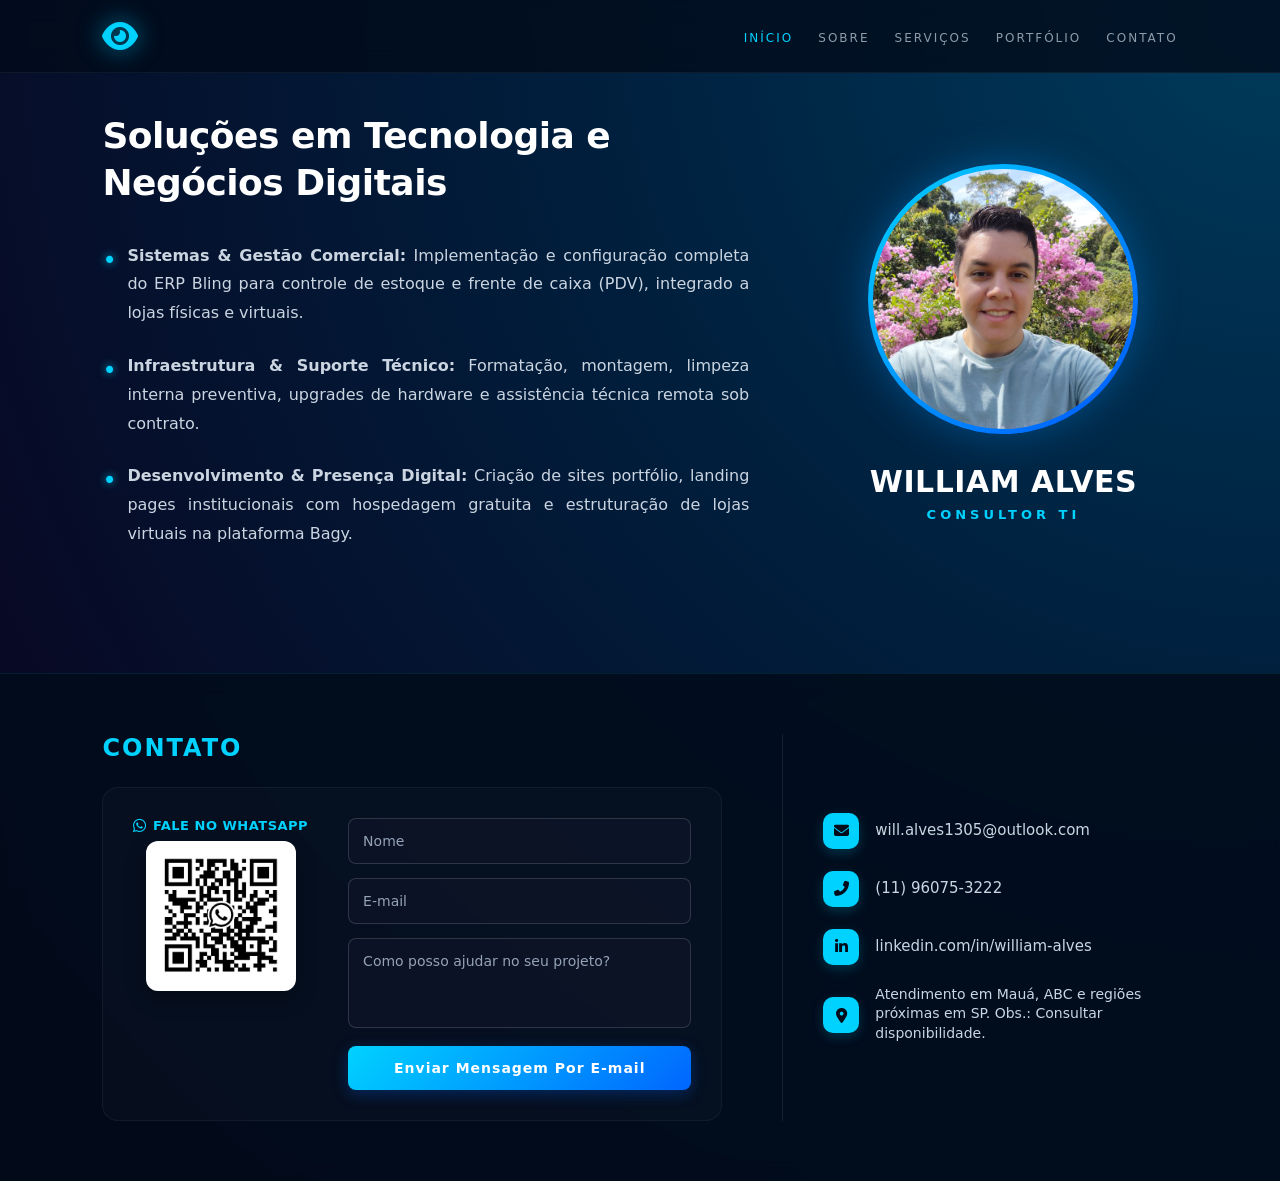
<file: index.html>
<!DOCTYPE html>
<html lang="pt-BR">
<head>
    <meta charset="UTF-8">
    <meta name="viewport" content="width=device-width, initial-scale=1.0">
    <title>William Alves - Consultor TI</title>
    <!-- Font Awesome para os Ícones -->
    <link rel="stylesheet" href="https://cdnjs.cloudflare.com/ajax/libs/font-awesome/6.4.0/css/all.min.css">
    <!-- Vinculando exclusivamente o arquivo CSS unificado -->
    <link rel="stylesheet" href="style.css">
    <link rel="icon" type="image/png" href="favicon.png">
</head>
<body>

    <header>
        <a href="index.html" class="brand-logo">
            <i class="fas fa-eye"></i>
        </a>
        <nav>
    <a href="index.html" style="color: #00d2ff; opacity: 1;">Início</a>
    <a href="sobre.html">Sobre</a>
    <a href="servicos.html">Serviços</a>
    <a href="portfolio.html">Portfólio</a> <!-- Novo Link -->
    <a href="#contato">Contato</a>
	</nav>
    </header>

    <main>
        <section class="content-section" id="servicos">
            <h1>Soluções em Tecnologia e Negócios Digitais</h1>
            <ul class="services-list">
                <li><strong>Sistemas & Gestão Comercial:</strong> Implementação e configuração completa do ERP Bling para controle de estoque e frente de caixa (PDV), integrado a lojas físicas e virtuais.</li>
                <li><strong>Infraestrutura & Suporte Técnico:</strong> Formatação, montagem, limpeza interna preventiva, upgrades de hardware e assistência técnica remota sob contrato.</li>
                <li><strong>Desenvolvimento & Presença Digital:</strong> Criação de sites portfólio, landing pages institucionais com hospedagem gratuita e estruturação de lojas virtuais na plataforma Bagy.</li>
            </ul>
        </section>

        <section class="profile-side">
            <div class="avatar-wrapper">
                <img src="Will.jpeg" alt="William Alves">
            </div>
            <h2>William Alves</h2>
            <p>Consultor TI</p>
        </section>
    </main>

    <footer id="contato">
        <div class="footer-container">
            <div class="footer-left-wrapper">
                <h3 class="contact-title">contato</h3>
                <div class="footer-left">
                    <div class="qr-container">
                        <span class="qr-label"><i class="fab fa-whatsapp"></i> Fale no WhatsApp</span>
                        <div class="qr-code">
                            <img src="QR CODE WPP.jpeg" alt="QR Code WhatsApp">
                        </div>
                    </div>
                    <form class="contact-form" action="https://api.web3forms.com/submit" method="POST">
                        <input type="hidden" name="access_key" value="dcbfcbc7-c94f-422b-b611-c91d7e7a6dba">
                        <input type="hidden" name="redirect" value="https://will1305.github.io/Meu-Portif-lio/index.html">

                        <div class="form-group">
                            <input type="text" name="Nome" placeholder="Nome" required>
                        </div>
                        <div class="form-group">
                            <input type="email" name="Email" placeholder="E-mail" required>
                        </div>
                        <div class="form-group">
                            <textarea name="Mensagem" placeholder="Como posso ajudar no seu projeto?" required></textarea>
                        </div>
                        
                        <input type="checkbox" name="botcheck" class="hidden" style="display: none;">
                        <button type="submit" class="btn-submit">Enviar Mensagem Por E-mail</button>
                    </form>
                </div>
            </div>

            <div class="footer-right">
                <div class="contact-info">
                    <i class="fas fa-envelope"></i>
                    <a href="mailto:will.alves1305@outlook.com">will.alves1305@outlook.com</a>
                </div>
                <div class="contact-info">
                    <i class="fas fa-phone-alt"></i>
                    <a href="https://wa.me/5511960753222" target="_blank">(11) 96075-3222</a>
                </div>
                <div class="contact-info">
                    <i class="fab fa-linkedin-in"></i>
                    <a href="https://linkedin.com/in/" target="_blank">linkedin.com/in/william-alves</a>
                </div>
                <div class="contact-info">
                    <i class="fas fa-map-marker-alt"></i>
                    <span>Atendimento em Mauá, ABC e regiões próximas em SP. Obs.: Consultar disponibilidade.</span>
                </div>
            </div>
        </div>
    </footer>
</body>
</html>
</file>
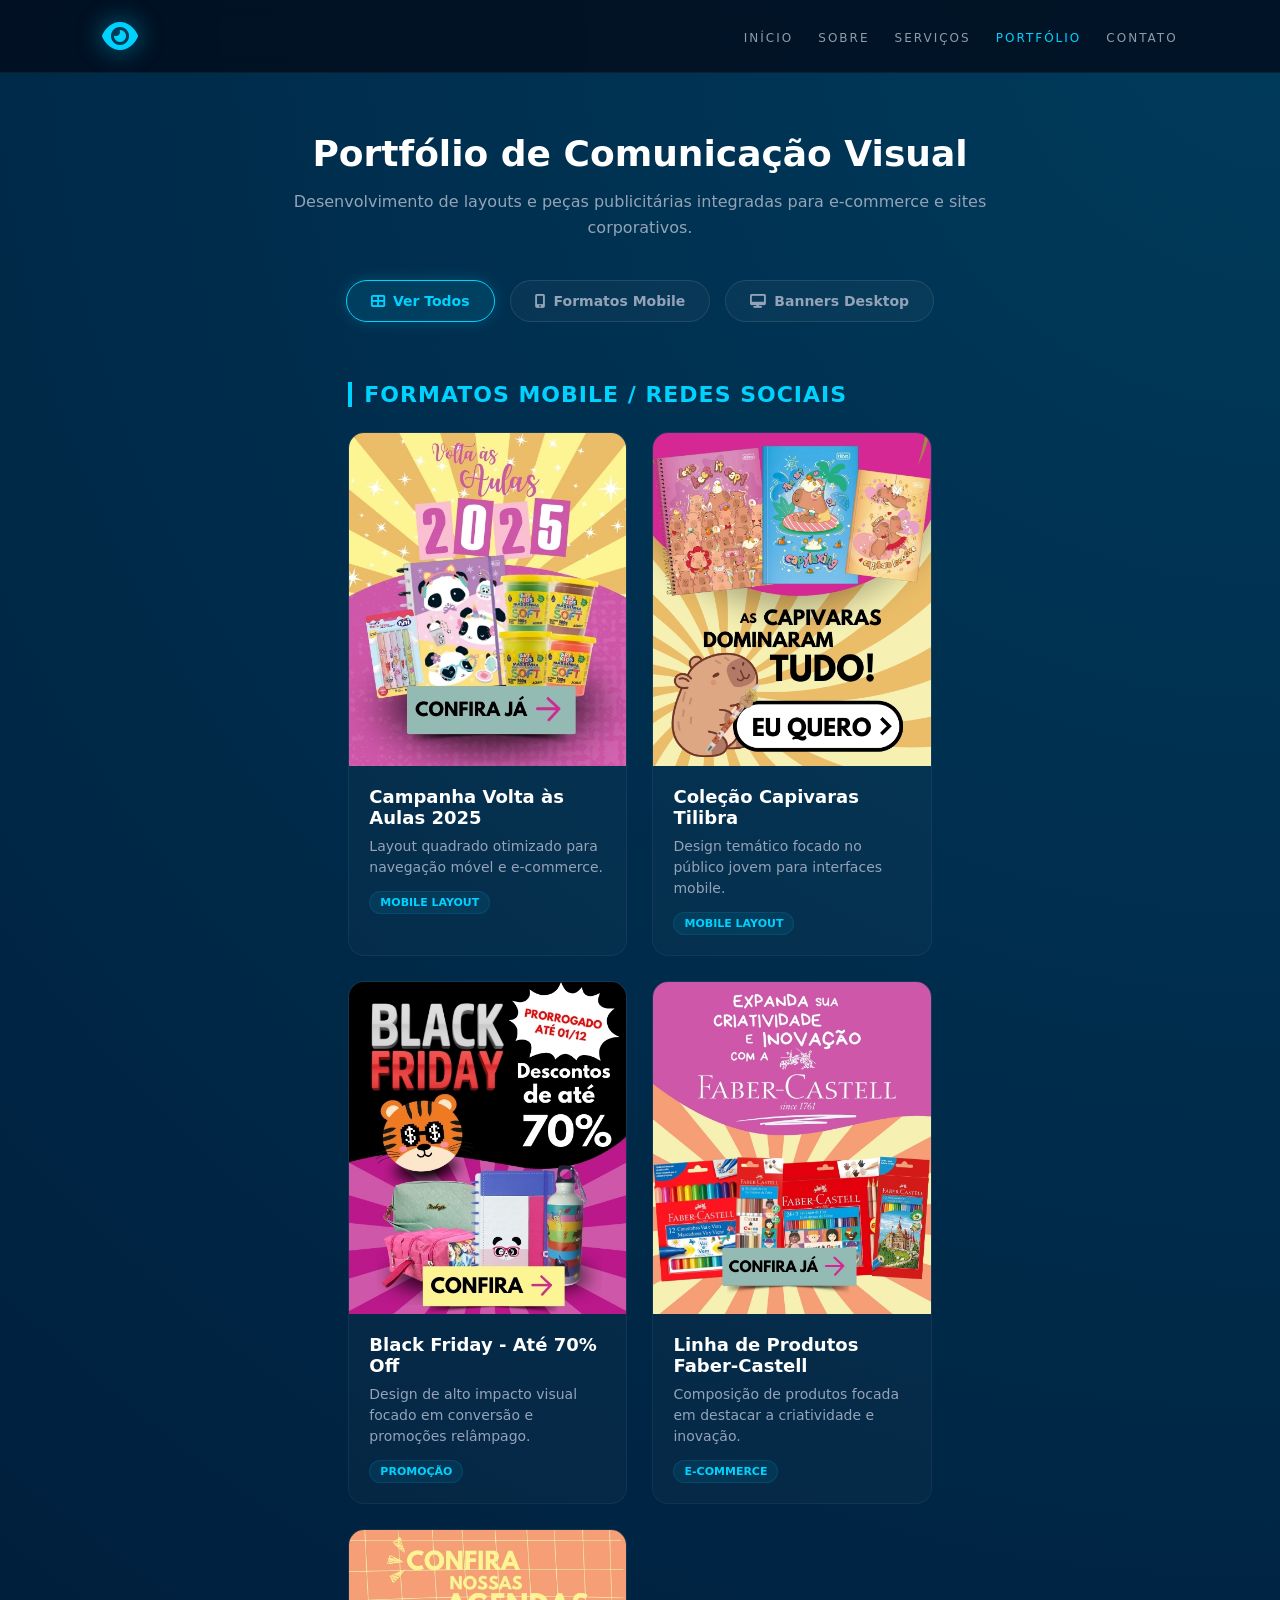
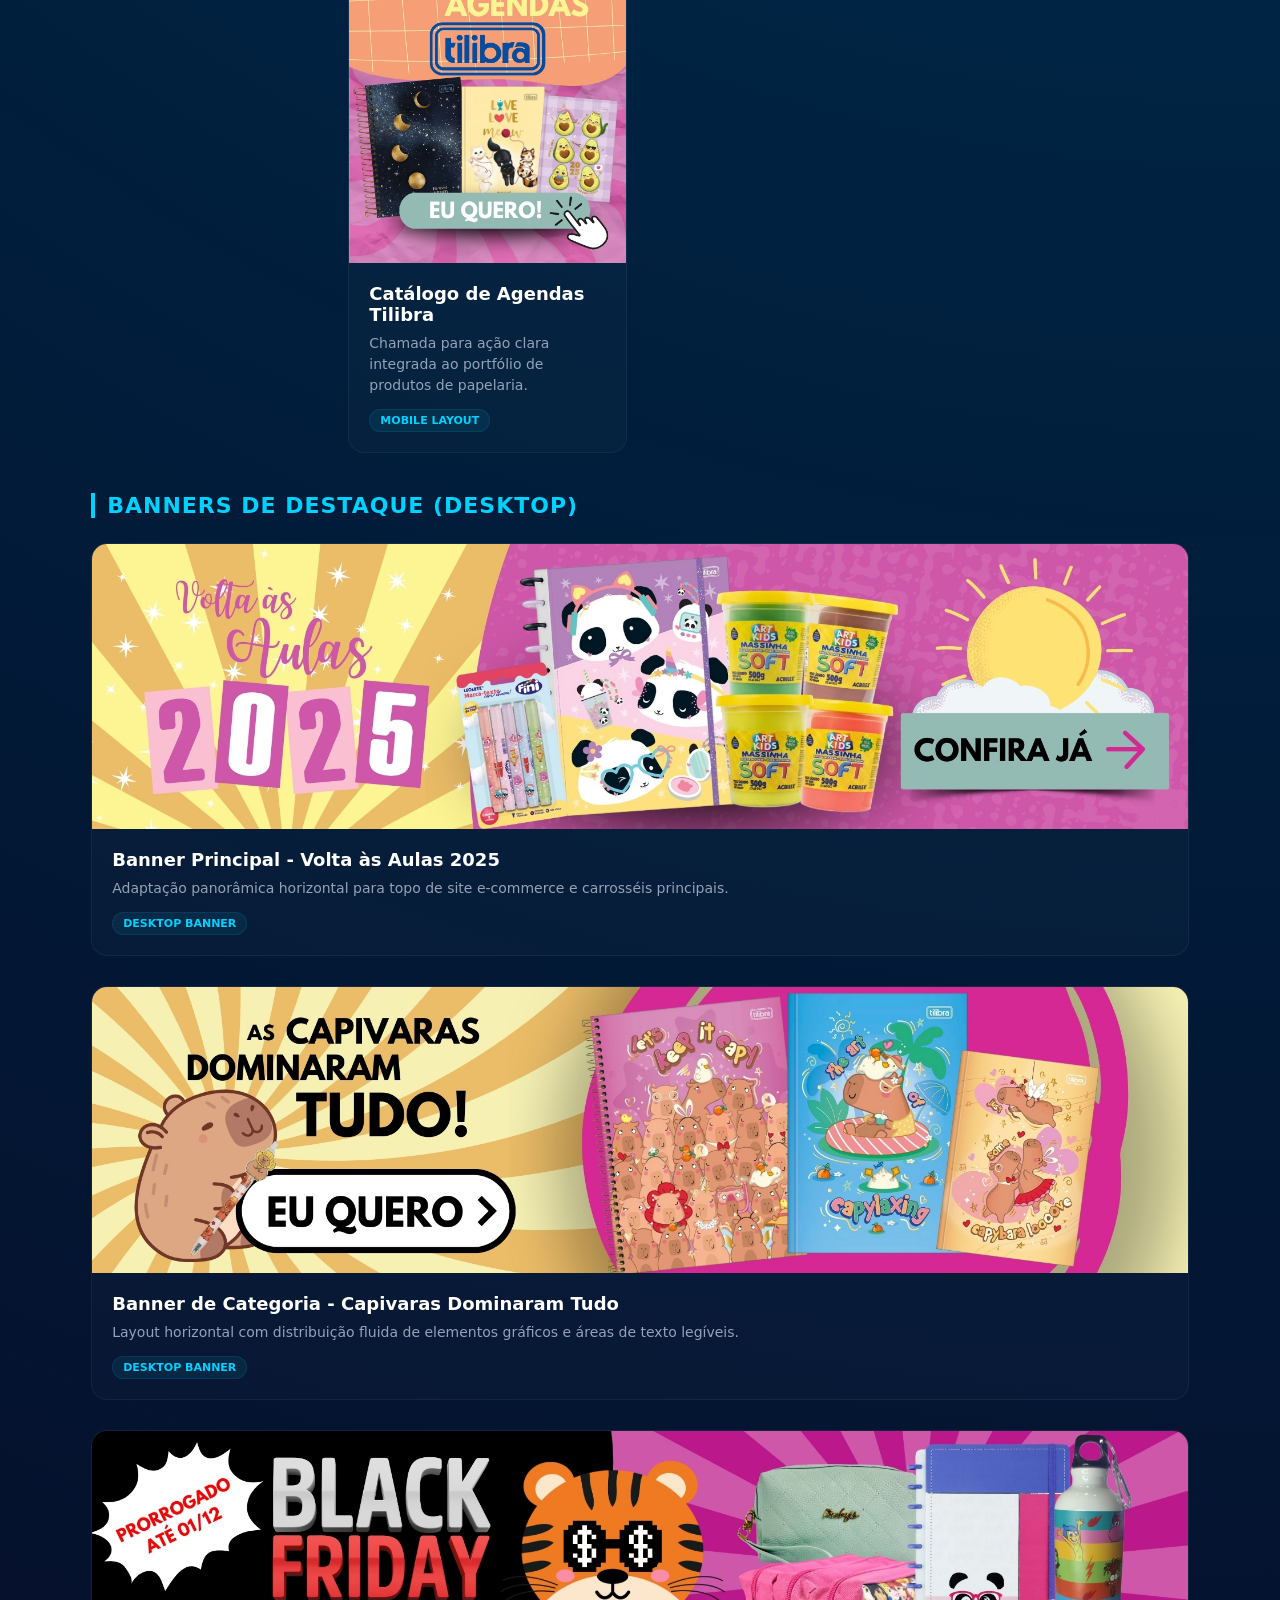
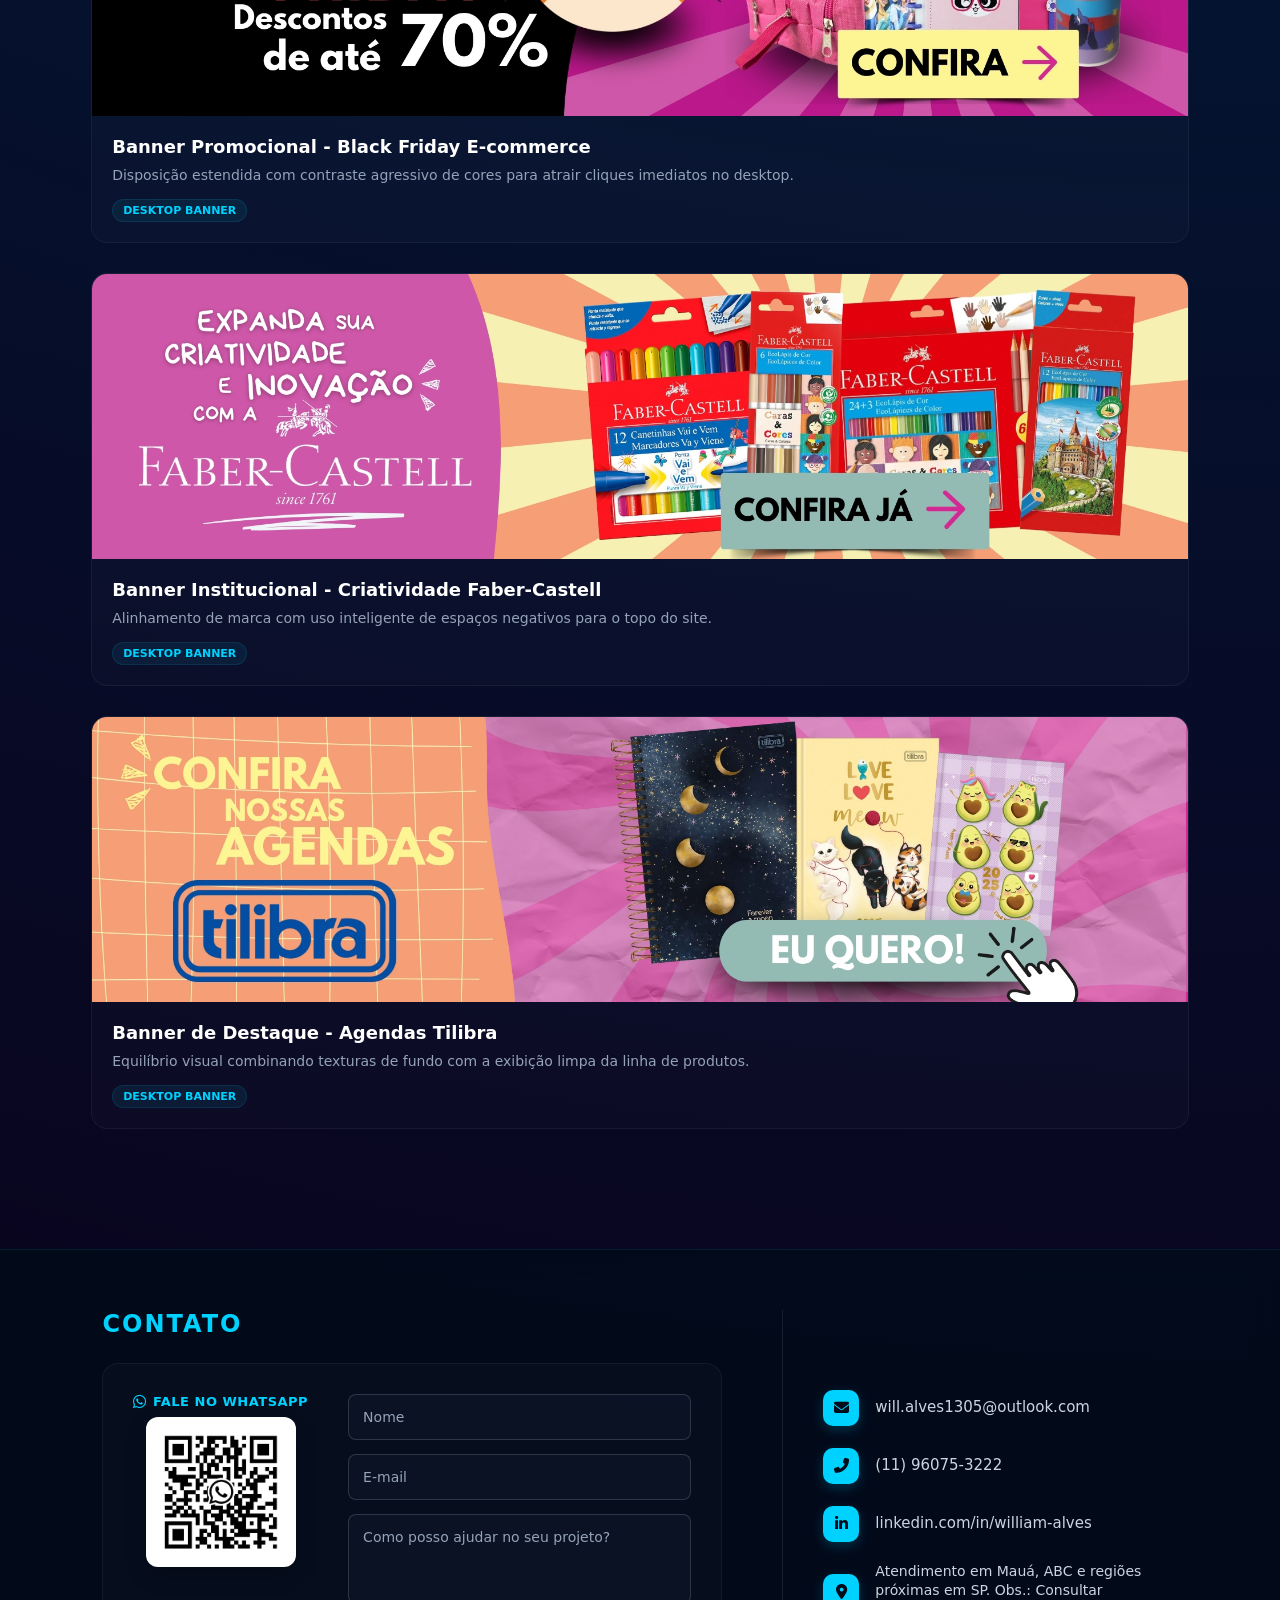
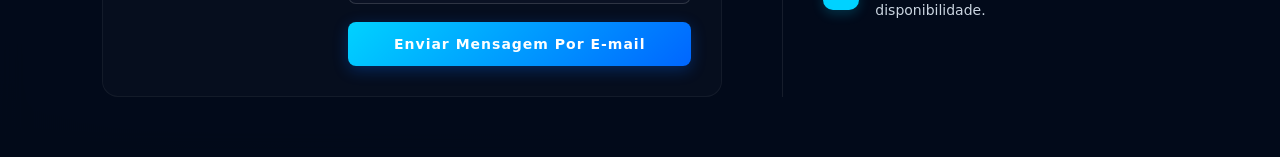
<file: portfolio.html>
<!DOCTYPE html>
<html lang="pt-BR">
<head>
    <meta charset="UTF-8">
    <meta name="viewport" content="width=device-width, initial-scale=1.0">
    <link rel="icon" type="image/png" href="favicon.png">
    <title>Portfólio - William Alves</title>
    <!-- Font Awesome para os Ícones -->
    <link rel="stylesheet" href="https://cdnjs.cloudflare.com/ajax/libs/font-awesome/6.4.0/css/all.min.css">
    <!-- Vinculando o arquivo CSS unificado -->
    <link rel="stylesheet" href="style.css">
    <style>
        /* Estilos exclusivos para a Galeria de Artes */
        .portfolio-container {
            max-width: 1200px;
            margin: 60px auto;
            padding: 0 4%;
            display: flex;
            flex-direction: column;
            gap: 40px;
        }

        .portfolio-intro {
            text-align: center;
            max-width: 800px;
            margin: 0 auto;
        }

        .portfolio-intro h1 {
            font-size: 36px;
            color: #ffffff;
            margin-bottom: 15px;
            font-weight: 700;
        }

        .portfolio-intro p {
            color: #94a3b8;
            font-size: 16px;
            line-height: 1.6;
        }

        /* Controles do Filtro Interativo */
        .portfolio-filters {
            display: flex;
            justify-content: center;
            gap: 15px;
            margin-bottom: 20px;
            flex-wrap: wrap; /* Permite que os botões quebrem linha no mobile se faltar espaço */
        }

        .filter-btn {
            background: rgba(255, 255, 255, 0.03);
            border: 1px solid rgba(255, 255, 255, 0.1);
            color: #94a3b8;
            padding: 12px 24px;
            border-radius: 30px;
            cursor: pointer;
            font-size: 14px;
            font-weight: 600;
            display: flex;
            align-items: center;
            gap: 8px;
            backdrop-filter: blur(10px);
            -webkit-backdrop-filter: blur(10px);
            transition: all 0.3s ease;
        }

        .filter-btn:hover {
            border-color: rgba(0, 210, 255, 0.4);
            color: #ffffff;
            background: rgba(0, 210, 255, 0.05);
        }

        .filter-btn.active {
            background: rgba(0, 210, 255, 0.1);
            border-color: #00d2ff;
            color: #00d2ff;
            box-shadow: 0 0 15px rgba(0, 210, 255, 0.2);
        }

        /* Seções do Portfólio (Iniciam visíveis, controladas via JS) */
        .portfolio-section {
            display: block;
            animation: fadeIn 0.5s ease forwards;
        }

        @keyframes fadeIn {
            from { opacity: 0; transform: translateY(10px); }
            to { opacity: 1; transform: translateY(0); }
        }

        .section-title {
            font-size: 22px;
            color: #00d2ff;
            margin-bottom: 25px;
            font-weight: 600;
            border-left: 4px solid #00d2ff;
            padding-left: 12px;
            text-transform: uppercase;
            letter-spacing: 1px;
        }

        /* Grid para Artes Quadradas */
        .grid-squares {
            display: grid;
            grid-template-columns: repeat(auto-fit, minmax(250px, 1fr));
            gap: 25px;
        }

        /* Grid para Banners Largos */
        .grid-banners {
            display: flex;
            flex-direction: column;
            gap: 30px;
        }

        .art-card {
            background: rgba(255, 255, 255, 0.02);
            border: 1px solid rgba(255, 255, 255, 0.05);
            border-radius: 16px;
            overflow: hidden;
            backdrop-filter: blur(10px);
            -webkit-backdrop-filter: blur(10px);
            transition: all 0.3s ease;
            display: flex;
            flex-direction: column;
        }

        .art-card:hover {
            transform: translateY(-5px);
            border-color: rgba(0, 210, 255, 0.3);
            box-shadow: 0 10px 30px rgba(0, 210, 255, 0.1);
        }

        .art-thumb {
            width: 100%;
            background: rgba(0, 0, 0, 0.2);
            position: relative;
            display: block;
        }

        .art-thumb img {
            width: 100%;
            height: auto;
            display: block;
            transition: transform 0.5s ease;
        }

        .art-card:hover .art-thumb img {
            transform: scale(1.03);
        }

        .art-info {
            padding: 20px;
            display: flex;
            flex-direction: column;
            gap: 8px;
        }

        .art-info h2 {
            font-size: 18px;
            color: #ffffff;
            font-weight: 600;
        }

        .art-info p {
            color: #94a3b8;
            font-size: 14px;
            line-height: 1.5;
        }

        .art-tag {
            align-self: flex-start;
            background: rgba(0, 210, 255, 0.08);
            color: #00d2ff;
            font-size: 11px;
            font-weight: 600;
            padding: 4px 10px;
            border-radius: 20px;
            text-transform: uppercase;
            border: 1px solid rgba(0, 210, 255, 0.1);
            margin-top: 5px;
        }

        /* ================= MEDIA QUERIES PARA RESPONSIVIDADE MOBILE ================= */
        @media (max-width: 768px) {
            .portfolio-container {
                margin: 30px auto;
                gap: 25px;
            }

            .portfolio-intro h1 {
                font-size: 28px;
            }

            .portfolio-intro p {
                font-size: 14px;
            }

            /* Botões do Filtro mais adequados para o toque e espaço menor */
            .portfolio-filters {
                gap: 8px;
            }

            .filter-btn {
                padding: 10px 18px;
                font-size: 13px;
                flex-grow: 1; /* Faz os botões distribuírem o espaço igualmente no mobile */
                justify-content: center;
            }

            .section-title {
                font-size: 18px;
                margin-bottom: 15px;
            }

            /* Reduz levemente o espaçamento interno do card no mobile */
            .art-info {
                padding: 15px;
            }

            .art-info h2 {
                font-size: 16px;
            }

            .art-info p {
                font-size: 13px;
            }

            /* Ajusta o grid para garantir que em celulares muito pequenos mostre 1 coluna perfeita */
            .grid-squares {
                grid-template-columns: 1fr;
                gap: 15px;
            }

            .grid-banners {
                gap: 15px;
            }
        }
    </style>
</head>
<body>

    <header>
        <a href="index.html" class="brand-logo">
            <i class="fas fa-eye"></i>
        </a>
        <nav>
            <a href="index.html">Início</a>
            <a href="sobre.html">Sobre</a>
            <a href="servicos.html">Serviços</a>
            <a href="portfolio.html" style="color: #00d2ff; opacity: 1;">Portfólio</a>
            <a href="#contato">Contato</a>
        </nav>
    </header>

    <main class="portfolio-container">
        
        <section class="portfolio-intro">
            <h1>Portfólio de Comunicação Visual</h1>
            <p>Desenvolvimento de layouts e peças publicitárias integradas para e-commerce e sites corporativos.</p>
        </section>

        <!-- Barra de Botões Interativos -->
        <div class="portfolio-filters">
            <button class="filter-btn active" onclick="filterPortfolio('todos')">
                <i class="fas fa-th-large"></i> Ver Todos
            </button>
            <button class="filter-btn" onclick="filterPortfolio('mobile')">
                <i class="fas fa-mobile-alt"></i> Formatos Mobile
            </button>
            <button class="filter-btn" onclick="filterPortfolio('desktop')">
                <i class="fas fa-desktop"></i> Banners Desktop
            </button>
        </div>

        <!-- SEÇÃO 1: FORMATO MOBILE (QUADRADAS) -->
        <section id="sec-mobile" class="portfolio-section">
            <h2 class="section-title">Formatos Mobile / Redes Sociais</h2>
            <div class="grid-squares">
                
                <div class="art-card">
                    <div class="art-thumb"><img src="Port15.jpg" alt="Campanha Volta às Aulas 2025 - Mobile"></div>
                    <div class="art-info">
                        <h2>Campanha Volta às Aulas 2025</h2>
                        <p>Layout quadrado otimizado para navegação móvel e e-commerce.</p>
                        <span class="art-tag">Mobile Layout</span>
                    </div>
                </div>

                <div class="art-card">
                    <div class="art-thumb"><img src="Port3.jpg" alt="Coleção Capivaras Tilibra - Mobile"></div>
                    <div class="art-info">
                        <h2>Coleção Capivaras Tilibra</h2>
                        <p>Design temático focado no público jovem para interfaces mobile.</p>
                        <span class="art-tag">Mobile Layout</span>
                    </div>
                </div>

                <div class="art-card">
                    <div class="art-thumb"><img src="Port7.jpg" alt="Campanha Black Friday - Mobile"></div>
                    <div class="art-info">
                        <h2>Black Friday - Até 70% Off</h2>
                        <p>Design de alto impacto visual focado em conversão e promoções relâmpago.</p>
                        <span class="art-tag">Promoção</span>
                    </div>
                </div>

                <div class="art-card">
                    <div class="art-thumb"><img src="Port11.jpg" alt="Linha Faber-Castell - Mobile"></div>
                    <div class="art-info">
                        <h2>Linha de Produtos Faber-Castell</h2>
                        <p>Composição de produtos focada em destacar a criatividade e inovação.</p>
                        <span class="art-tag">E-commerce</span>
                    </div>
                </div>

                <div class="art-card">
                    <div class="art-thumb"><img src="Port13.jpg" alt="Agendas Tilibra - Mobile"></div>
                    <div class="art-info">
                        <h2>Catálogo de Agendas Tilibra</h2>
                        <p>Chamada para ação clara integrada ao portfólio de produtos de papelaria.</p>
                        <span class="art-tag">Mobile Layout</span>
                    </div>
                </div>

            </div>
        </section>

        <!-- SEÇÃO 2: BANNERS DESKTOP (LARGOS) -->
        <section id="sec-desktop" class="portfolio-section">
            <h2 class="section-title">Banners de Destaque (Desktop)</h2>
            <div class="grid-banners">
                
                <div class="art-card">
                    <div class="art-thumb"><img src="Port16.jpg" alt="Banner Desktop Volta às Aulas 2025"></div>
                    <div class="art-info">
                        <h2>Banner Principal - Volta às Aulas 2025</h2>
                        <p>Adaptação panorâmica horizontal para topo de site e-commerce e carrosséis principais.</p>
                        <span class="art-tag">Desktop Banner</span>
                    </div>
                </div>

                <div class="art-card">
                    <div class="art-thumb"><img src="Port4.jpg" alt="Banner Desktop Capivaras"></div>
                    <div class="art-info">
                        <h2>Banner de Categoria - Capivaras Dominaram Tudo</h2>
                        <p>Layout horizontal com distribuição fluida de elementos gráficos e áreas de texto legíveis.</p>
                        <span class="art-tag">Desktop Banner</span>
                    </div>
                </div>

                <div class="art-card">
                    <div class="art-thumb"><img src="Port8.jpg" alt="Banner Desktop Black Friday"></div>
                    <div class="art-info">
                        <h2>Banner Promocional - Black Friday E-commerce</h2>
                        <p>Disposição estendida com contraste agressivo de cores para atrair cliques imediatos no desktop.</p>
                        <span class="art-tag">Desktop Banner</span>
                    </div>
                </div>

                <div class="art-card">
                    <div class="art-thumb"><img src="Port12.jpg" alt="Banner Desktop Faber-Castell"></div>
                    <div class="art-info">
                        <h2>Banner Institucional - Criatividade Faber-Castell</h2>
                        <p>Alinhamento de marca com uso inteligente de espaços negativos para o topo do site.</p>
                        <span class="art-tag">Desktop Banner</span>
                    </div>
                </div>

                <div class="art-card">
                    <div class="art-thumb"><img src="Port14.jpg" alt="Banner Desktop Agendas Tilibra"></div>
                    <div class="art-info">
                        <h2>Banner de Destaque - Agendas Tilibra</h2>
                        <p>Equilíbrio visual combinando texturas de fundo com a exibição limpa da linha de produtos.</p>
                        <span class="art-tag">Desktop Banner</span>
                    </div>
                </div>

            </div>
        </section>

    </main>

    <footer id="contato">
        <div class="footer-container">
            <div class="footer-left-wrapper">
                <h3 class="contact-title">contato</h3>
                <div class="footer-left">
                    <div class="qr-container">
                        <span class="qr-label"><i class="fab fa-whatsapp"></i> Fale no WhatsApp</span>
                        <div class="qr-code">
                            <img src="QR CODE WPP.jpeg" alt="QR Code WhatsApp">
                        </div>
                    </div>
                    <form class="contact-form" action="https://api.web3forms.com/submit" method="POST">
                        <input type="hidden" name="access_key" value="dcbfcbc7-c94f-422b-b611-c91d7e7a6dba">
                        <input type="hidden" name="redirect" value="https://will1305.github.io/Meu-Portif-lio/index.html">

                        <div class="form-group">
                            <input type="text" name="Nome" placeholder="Nome" required>
                        </div>
                        <div class="form-group">
                            <input type="email" name="Email" placeholder="E-mail" required>
                        </div>
                        <div class="form-group">
                            <textarea name="Mensagem" placeholder="Como posso ajudar no seu projeto?" required></textarea>
                        </div>
                        
                        <input type="checkbox" name="botcheck" class="hidden" style="display: none;">
                        <button type="submit" class="btn-submit">Enviar Mensagem Por E-mail</button>
                    </form>
                </div>
            </div>

            <div class="footer-right">
                <div class="contact-info">
                    <i class="fas fa-envelope"></i>
                    <a href="mailto:will.alves1305@outlook.com">will.alves1305@outlook.com</a>
                </div>
                <div class="contact-info">
                    <i class="fas fa-phone-alt"></i>
                    <a href="https://wa.me/5511960753222" target="_blank">(11) 96075-3222</a>
                </div>
                <div class="contact-info">
                    <i class="fab fa-linkedin-in"></i>
                    <a href="https://linkedin.com/in/" target="_blank">linkedin.com/in/william-alves</a>
                </div>
                <div class="contact-info">
                    <i class="fas fa-map-marker-alt"></i>
                    <span>Atendimento em Mauá, ABC e regiões próximas em SP. Obs.: Consultar disponibilidade.</span>
                </div>
            </div>
        </div>
    </footer>

    <!-- Script para controlar a troca de visualização -->
    <script>
        function filterPortfolio(category) {
            const mobileSection = document.getElementById('sec-mobile');
            const desktopSection = document.getElementById('sec-desktop');
            
            const buttons = document.querySelectorAll('.filter-btn');
            buttons.forEach(btn => btn.classList.remove('active'));
            
            event.currentTarget.classList.add('active');

            if (category === 'todos') {
                mobileSection.style.display = 'block';
                desktopSection.style.display = 'block';
            } else if (category === 'mobile') {
                mobileSection.style.display = 'block';
                desktopSection.style.display = 'none';
            } else if (category === 'desktop') {
                mobileSection.style.display = 'none';
                desktopSection.style.display = 'block';
            }
        }
    </script>

</body>
</html>
</file>
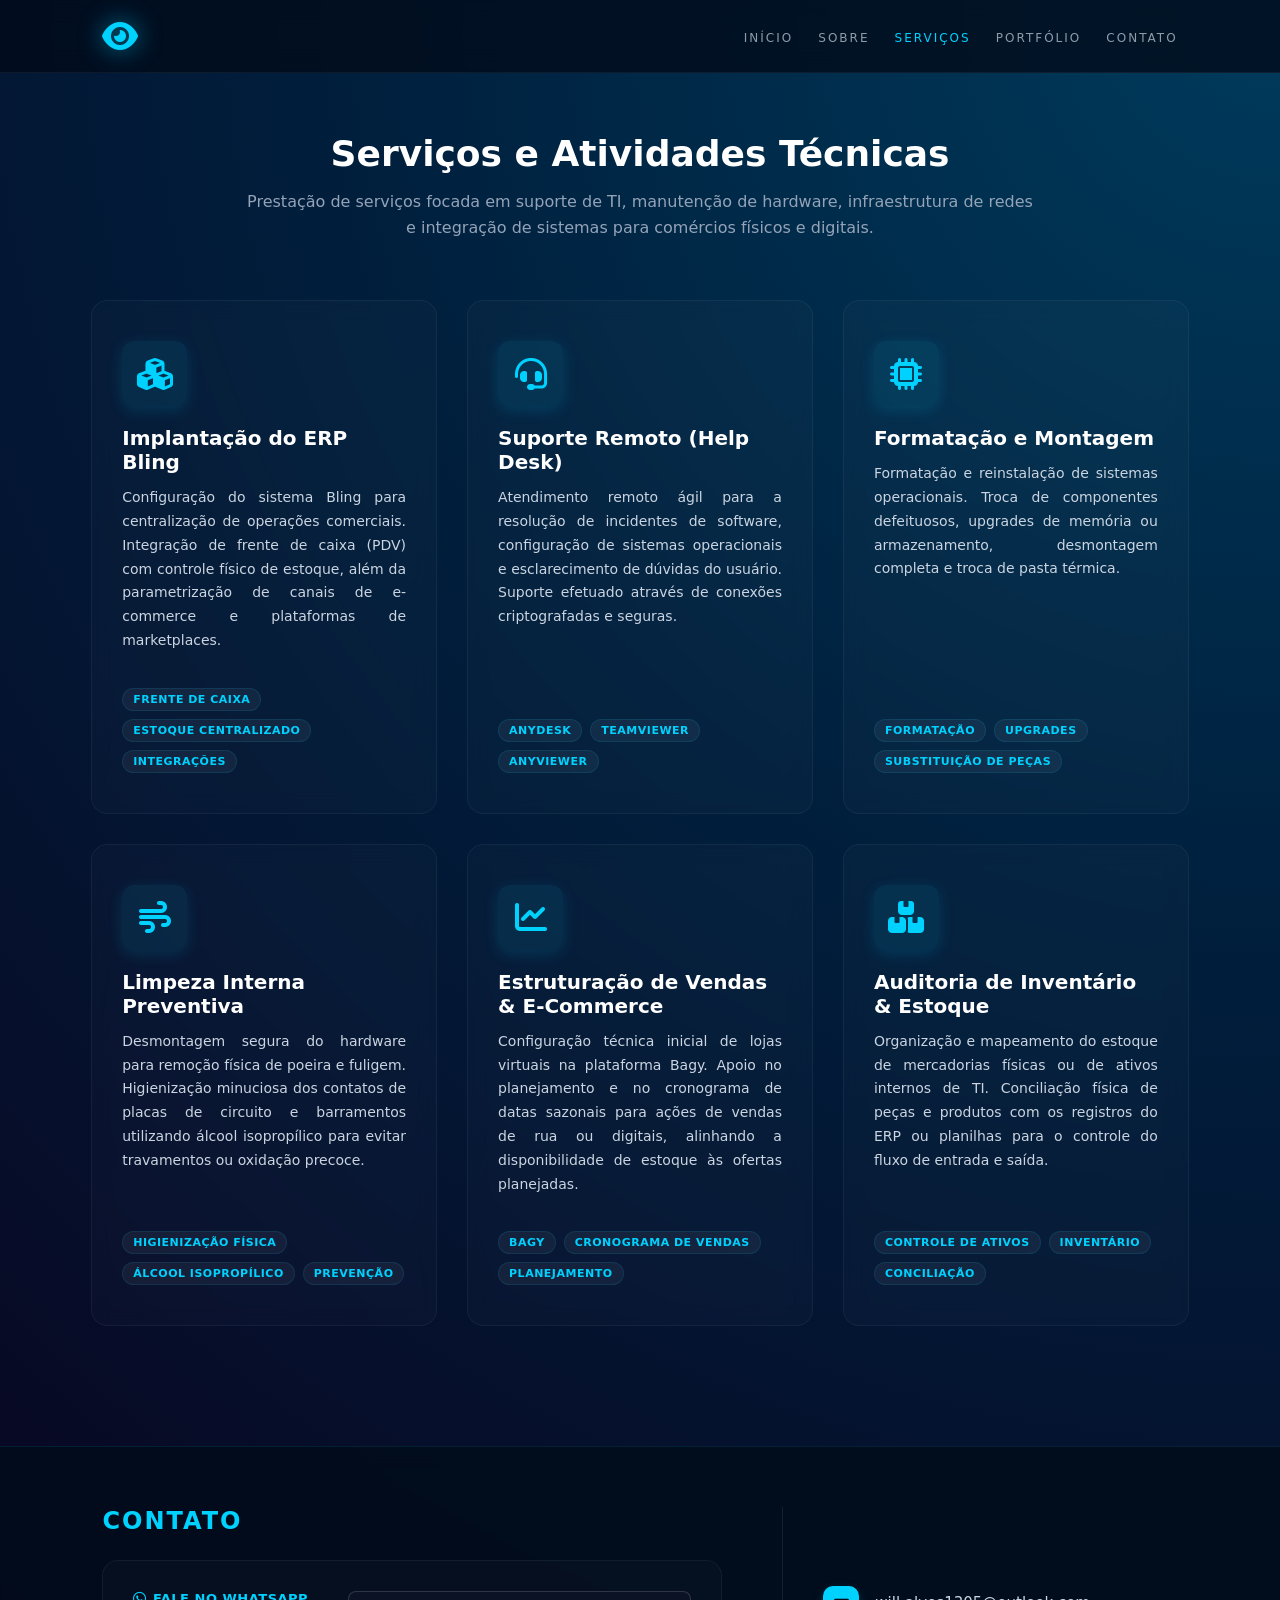
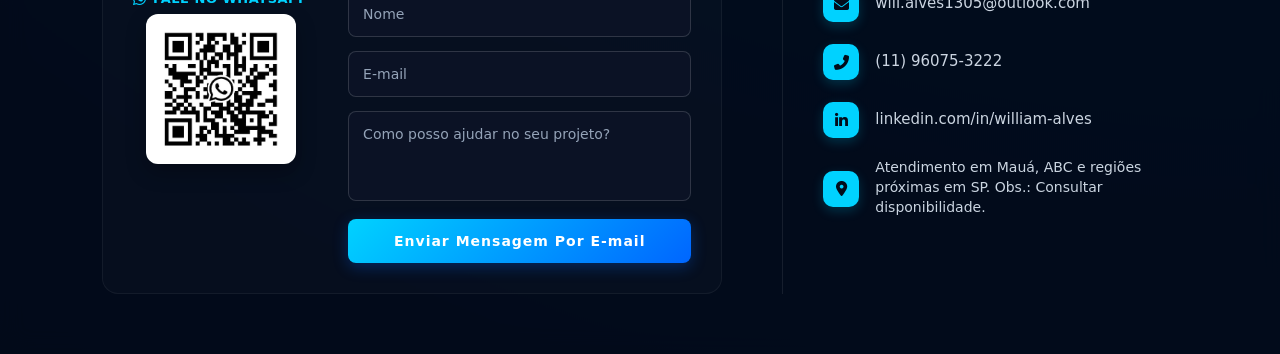
<file: servicos.html>
<!DOCTYPE html>
<html lang="pt-BR">
<head>
    <meta charset="UTF-8">
    <meta name="viewport" content="width=device-width, initial-scale=1.0">
    <link rel="icon" type="image/png" href="favicon.png">
    <title>Serviços - William Alves</title>
    <link rel="stylesheet" href="https://cdnjs.cloudflare.com/ajax/libs/font-awesome/6.4.0/css/all.min.css">
    <link rel="stylesheet" href="style.css">
    <style>
        /* Estilos exclusivos para organizar os cards da página Serviços */
        .services-page-container {
            max-width: 1200px;
            margin: 60px auto;
            padding: 0 4%;
            display: flex;
            flex-direction: column;
            gap: 40px;
        }

        .services-intro {
            text-align: center;
            max-width: 800px;
            margin: 0 auto 20px auto;
        }

        .services-intro h1 {
            font-size: 36px;
            color: #ffffff;
            margin-bottom: 15px;
            font-weight: 700;
        }

        .services-intro p {
            color: #94a3b8;
            font-size: 16px;
            line-height: 1.6;
        }

        .services-grid {
            display: grid;
            grid-template-columns: repeat(auto-fit, minmax(320px, 1fr));
            gap: 30px;
        }

        .service-card {
            background: rgba(255, 255, 255, 0.02);
            border: 1px solid rgba(255, 255, 255, 0.05);
            padding: 40px 30px;
            border-radius: 16px;
            backdrop-filter: blur(10px);
            -webkit-backdrop-filter: blur(10px);
            display: flex;
            flex-direction: column;
            gap: 20px;
            transition: all 0.3s ease;
        }

        .service-card:hover {
            transform: translateY(-5px);
            border-color: rgba(0, 210, 255, 0.2);
            box-shadow: 0 10px 30px rgba(0, 210, 255, 0.05);
            background: rgba(0, 210, 255, 0.01);
        }

        .service-card-icon {
            font-size: 32px;
            color: #00d2ff;
            background: rgba(0, 210, 255, 0.08);
            width: 65px;
            height: 65px;
            border-radius: 12px;
            display: flex;
            align-items: center;
            justify-content: center;
            box-shadow: 0 4px 15px rgba(0, 210, 255, 0.15);
        }

        .service-card-info h2 {
            font-size: 20px;
            color: #ffffff;
            margin-bottom: 12px;
            font-weight: 600;
        }

        .service-card-info p {
            color: #cbd5e1;
            font-size: 14px;
            line-height: 1.7;
            text-align: justify;
        }

        .service-tags {
            display: flex;
            flex-wrap: wrap;
            gap: 8px;
            margin-top: auto;
            padding-top: 15px;
        }

        .tag-item {
            background: rgba(255, 255, 255, 0.05);
            color: #00d2ff;
            font-size: 11px;
            font-weight: 600;
            padding: 4px 10px;
            border-radius: 20px;
            text-transform: uppercase;
            letter-spacing: 0.5px;
            border: 1px solid rgba(0, 210, 255, 0.1);
        }
    </style>
</head>
<body>

    <header>
        <a href="index.html" class="brand-logo">
            <i class="fas fa-eye"></i>
        </a>
        <nav>
            <a href="index.html">Início</a>
            <a href="sobre.html">Sobre</a>
            <a href="servicos.html" style="color: #00d2ff; opacity: 1;">Serviços</a>
            <a href="portfolio.html">Portfólio</a>
            <a href="#contato">Contato</a>
        </nav>
    </header>

    <main class="services-page-container">
        
        <section class="services-intro">
            <h1>Serviços e Atividades Técnicas</h1>
            <p>Prestação de serviços focada em suporte de TI, manutenção de hardware, infraestrutura de redes e integração de sistemas para comércios físicos e digitais.</p>
        </section>

        <section class="services-grid">
            
            <!-- Card 1 -->
            <div class="service-card">
                <div class="service-card-icon"><i class="fas fa-cubes"></i></div>
                <div class="service-card-info">
                    <h2>Implantação do ERP Bling</h2>
                    <p>Configuração do sistema Bling para centralização de operações comerciais. Integração de frente de caixa (PDV) com controle físico de estoque, além da parametrização de canais de e-commerce e plataformas de marketplaces.</p>
                </div>
                <div class="service-tags">
                    <span class="tag-item">Frente de Caixa</span>
                    <span class="tag-item">Estoque Centralizado</span>
                    <span class="tag-item">Integrações</span>
                </div>
            </div>

            <!-- Card 2 -->
            <div class="service-card">
                <div class="service-card-icon"><i class="fas fa-headset"></i></div>
                <div class="service-card-info">
                    <h2>Suporte Remoto (Help Desk)</h2>
                    <p>Atendimento remoto ágil para a resolução de incidentes de software, configuração de sistemas operacionais e esclarecimento de dúvidas do usuário. Suporte efetuado através de conexões criptografadas e seguras.</p>
                </div>
                <div class="service-tags">
                    <span class="tag-item">AnyDesk</span>
                    <span class="tag-item">TeamViewer</span>
                    <span class="tag-item">AnyViewer</span>
                </div>
            </div>

            <!-- Card 3 -->
            <div class="service-card">
                <div class="service-card-icon"><i class="fas fa-microchip"></i></div>
                <div class="service-card-info">
                    <h2>Formatação e Montagem</h2>
                    <p>Formatação e reinstalação de sistemas operacionais. Troca de componentes defeituosos, upgrades de memória ou armazenamento, desmontagem completa e troca de pasta térmica.</p>
                </div>
                <div class="service-tags">
                    <span class="tag-item">Formatação</span>
                    <span class="tag-item">Upgrades</span>
                    <span class="tag-item">Substituição de Peças</span>
                </div>
            </div>

            <!-- Card 4 -->
            <div class="service-card">
                <div class="service-card-icon"><i class="fas fa-wind"></i></div>
                <div class="service-card-info">
                    <h2>Limpeza Interna Preventiva</h2>
                    <p>Desmontagem segura do hardware para remoção física de poeira e fuligem. Higienização minuciosa dos contatos de placas de circuito e barramentos utilizando álcool isopropílico para evitar travamentos ou oxidação precoce.</p>
                </div>
                <div class="service-tags">
                    <span class="tag-item">Higienização Física</span>
                    <span class="tag-item">Álcool Isopropílico</span>
                    <span class="tag-item">Prevenção</span>
                </div>
            </div>

            <!-- Card 5 -->
            <div class="service-card">
                <div class="service-card-icon"><i class="fas fa-chart-line"></i></div>
                <div class="service-card-info">
                    <h2>Estruturação de Vendas & E-Commerce</h2>
                    <p>Configuração técnica inicial de lojas virtuais na plataforma Bagy. Apoio no planejamento e no cronograma de datas sazonais para ações de vendas de rua ou digitais, alinhando a disponibilidade de estoque às ofertas planejadas.</p>
                </div>
                <div class="service-tags">
                    <span class="tag-item">Bagy</span>
                    <span class="tag-item">Cronograma de Vendas</span>
                    <span class="tag-item">Planejamento</span>
                </div>
            </div>

            <!-- Card 6 -->
            <div class="service-card">
                <div class="service-card-icon"><i class="fas fa-boxes"></i></div>
                <div class="service-card-info">
                    <h2>Auditoria de Inventário & Estoque</h2>
                    <p>Organização e mapeamento do estoque de mercadorias físicas ou de ativos internos de TI. Conciliação física de peças e produtos com os registros do ERP ou planilhas para o controle do fluxo de entrada e saída.</p>
                </div>
                <div class="service-tags">
                    <span class="tag-item">Controle de Ativos</span>
                    <span class="tag-item">Inventário</span>
                    <span class="tag-item">Conciliação</span>
                </div>
            </div>

        </section>

    </main>

    <footer id="contato">
        <div class="footer-container">
            <div class="footer-left-wrapper">
                <h3 class="contact-title">contato</h3>
                <div class="footer-left">
                    <div class="qr-container">
                        <span class="qr-label"><i class="fab fa-whatsapp"></i> Fale no WhatsApp</span>
                        <div class="qr-code">
                            <img src="QR CODE WPP.jpeg" alt="QR Code WhatsApp">
                        </div>
                    </div>
                    <form class="contact-form" action="https://api.web3forms.com/submit" method="POST">
                        <input type="hidden" name="access_key" value="dcbfcbc7-c94f-422b-b611-c91d7e7a6dba">
                        <input type="hidden" name="redirect" value="https://will1305.github.io/Meu-Portif-lio/index.html">

                        <div class="form-group">
                            <input type="text" name="Nome" placeholder="Nome" required>
                        </div>
                        <div class="form-group">
                            <input type="email" name="Email" placeholder="E-mail" required>
                        </div>
                        <div class="form-group">
                            <textarea name="Mensagem" placeholder="Como posso ajudar no seu projeto?" required></textarea>
                        </div>
                        
                        <input type="checkbox" name="botcheck" class="hidden" style="display: none;">
                        <button type="submit" class="btn-submit">Enviar Mensagem Por E-mail</button>
                    </form>
                </div>
            </div>

            <div class="footer-right">
                <div class="contact-info">
                    <i class="fas fa-envelope"></i>
                    <a href="mailto:will.alves1305@outlook.com">will.alves1305@outlook.com</a>
                </div>
                <div class="contact-info">
                    <i class="fas fa-phone-alt"></i>
                    <a href="https://wa.me/5511960753222" target="_blank">(11) 96075-3222</a>
                </div>
                <div class="contact-info">
                    <i class="fab fa-linkedin-in"></i>
                    <a href="https://linkedin.com/in/" target="_blank">linkedin.com/in/william-alves</a>
                </div>
                <div class="contact-info">
                    <i class="fas fa-map-marker-alt"></i>
                    <span>Atendimento em Mauá, ABC e regiões próximas em SP. Obs.: Consultar disponibilidade.</span>
                </div>
            </div>
        </div>
    </footer>

</body>
</html>
</file>
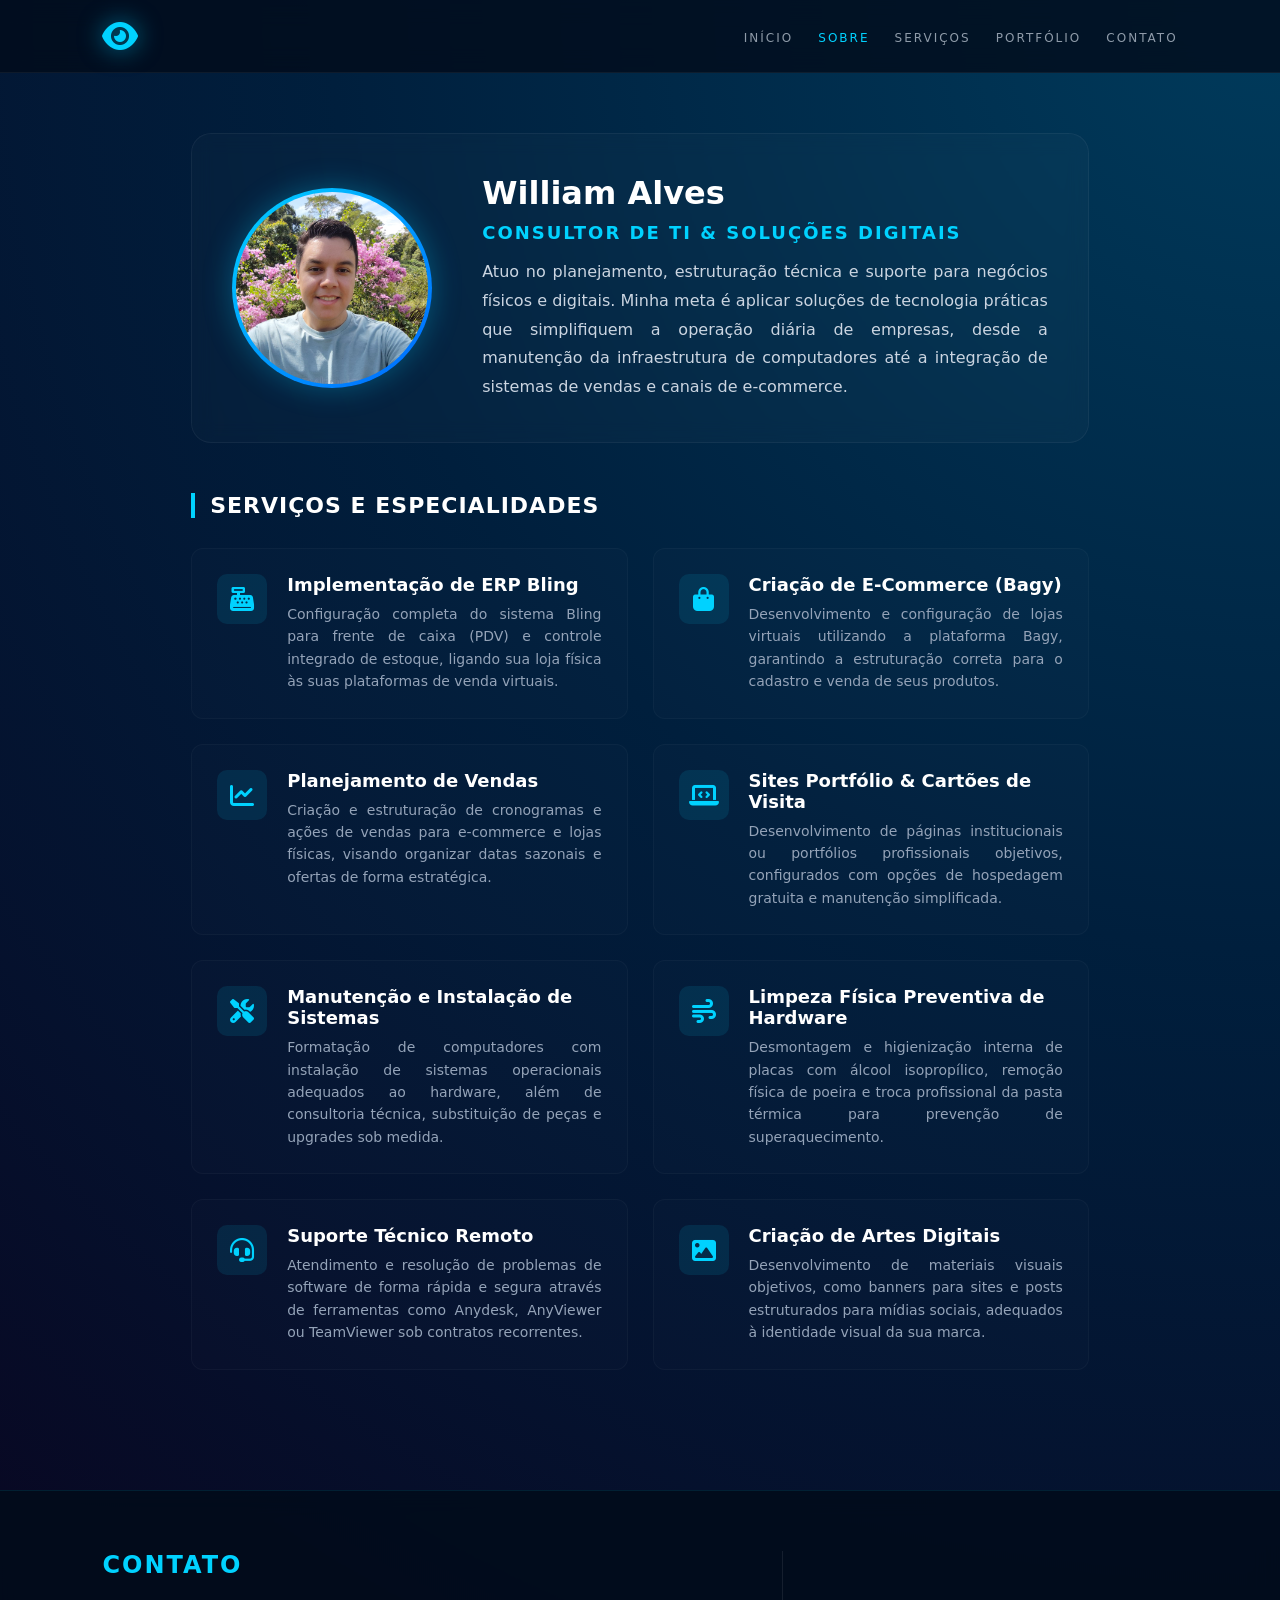
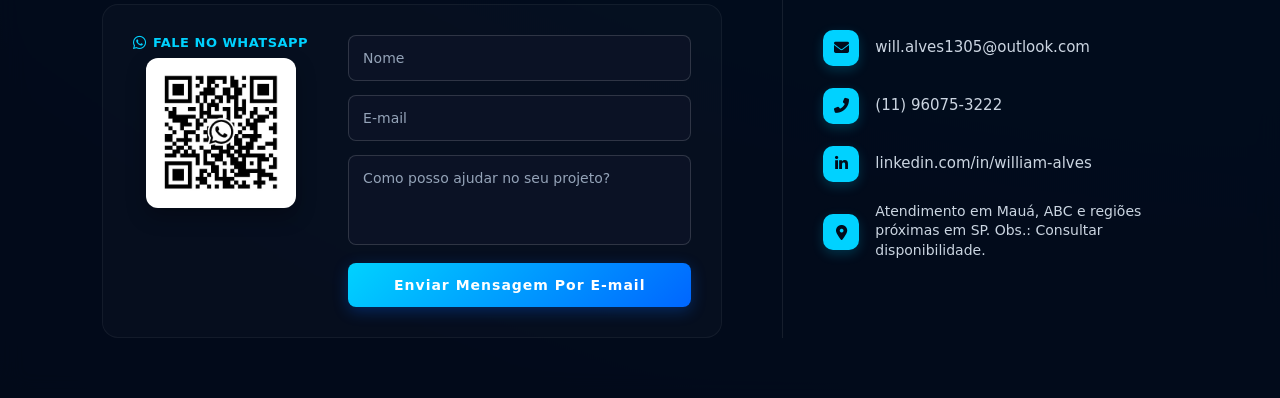
<file: sobre.html>
<!DOCTYPE html>
<html lang="pt-BR">
<head>
    <meta charset="UTF-8">
    <meta name="viewport" content="width=device-width, initial-scale=1.0">
    <link rel="icon" type="image/png" href="favicon.png">
    <title>Sobre Mim - William Alves</title>
    <!-- Font Awesome para os Ícones -->
    <link rel="stylesheet" href="https://cdnjs.cloudflare.com/ajax/libs/font-awesome/6.4.0/css/all.min.css">
    <!-- Vinculando o arquivo CSS unificado -->
    <link rel="stylesheet" href="style.css">
    <style>
        /* Estilos específicos para organizar a estrutura da página Sobre */
        .about-page-container {
            max-width: 1000px;
            margin: 60px auto;
            padding: 0 4%;
            display: flex;
            flex-direction: column;
            gap: 50px;
        }

        .about-hero {
            display: flex;
            align-items: center;
            gap: 50px;
            background: rgba(255, 255, 255, 0.02);
            border: 1px solid rgba(255, 255, 255, 0.05);
            padding: 40px;
            border-radius: 20px;
            backdrop-filter: blur(10px);
        }

        .about-photo {
            width: 200px;
            height: 200px;
            border-radius: 50%;
            padding: 4px;
            background: linear-gradient(135deg, #00d2ff, #0066ff);
            box-shadow: 0 0 30px rgba(0, 210, 255, 0.3);
            flex-shrink: 0;
        }

        .about-photo img {
            width: 100%;
            height: 100%;
            object-fit: cover;
            border-radius: 50%;
        }

        .about-intro-text h1 {
            font-size: 32px;
            color: #ffffff;
            margin-bottom: 10px;
        }

        .about-intro-text h2 {
            font-size: 18px;
            color: #00d2ff;
            text-transform: uppercase;
            letter-spacing: 2px;
            font-weight: 600;
            margin-bottom: 15px;
        }

        .about-intro-text p {
            color: #cbd5e1;
            line-height: 1.8;
            text-align: justify;
        }

        .cv-section-title {
            font-size: 22px;
            text-transform: uppercase;
            letter-spacing: 1px;
            color: #ffffff;
            border-left: 4px solid #00d2ff;
            padding-left: 15px;
            margin-bottom: 30px;
        }

        .skills-timeline {
            display: grid;
            grid-template-columns: repeat(2, 1fr);
            gap: 25px;
        }

        .skill-item {
            background: rgba(255, 255, 255, 0.01);
            border: 1px solid rgba(255, 255, 255, 0.03);
            padding: 25px;
            border-radius: 12px;
            display: flex;
            gap: 20px;
            align-items: flex-start;
            transition: transform 0.3s ease;
        }

        .skill-item:hover {
            transform: translateY(-3px);
            border-color: rgba(0, 210, 255, 0.2);
            background: rgba(0, 210, 255, 0.01);
        }

        .skill-icon {
            font-size: 24px;
            color: #00d2ff;
            background: rgba(0, 210, 255, 0.1);
            width: 50px;
            height: 50px;
            border-radius: 10px;
            display: flex;
            align-items: center;
            justify-content: center;
            flex-shrink: 0;
        }

        .skill-info h3 {
            font-size: 18px;
            color: #ffffff;
            margin-bottom: 8px;
        }

        .skill-info p {
            color: #94a3b8;
            font-size: 14px;
            line-height: 1.6;
            text-align: justify;
        }

        @media (max-width: 768px) {
            .about-hero {
                flex-direction: column;
                text-align: center;
                padding: 30px 20px;
            }
            .about-intro-text p {
                text-align: center;
            }
            .skills-timeline {
                grid-template-columns: 1fr;
            }
        }
    </style>
</head>
<body>

    <header>
    <a href="index.html" class="brand-logo">
        <i class="fas fa-eye"></i>
    </a>
    <nav>
    <a href="index.html">Início</a>
    <a href="sobre.html" style="color: #00d2ff; opacity: 1;">Sobre</a>
    <a href="servicos.html">Serviços</a>
    <a href="portfolio.html">Portfólio</a> <!-- Novo Link -->
    <a href="#contato">Contato</a>
</nav>
</header>

    <main class="about-page-container">
        
        <!-- Bloco Perfil Resumido -->
        <section class="about-hero">
            <div class="about-photo">
                <img src="Will.jpeg" alt="William Alves">
            </div>
            <div class="about-intro-text">
                <h1>William Alves</h1>
                <h2>Consultor de TI & Soluções Digitais</h2>
                <p>
                    Atuo no planejamento, estruturação técnica e suporte para negócios físicos e digitais. Minha meta é aplicar soluções de tecnologia práticas que simplifiquem a operação diária de empresas, desde a manutenção da infraestrutura de computadores até a integração de sistemas de vendas e canais de e-commerce.
                </p>
            </div>
        </section>

        <!-- Detalhamento de Especialidades -->
        <section class="about-details">
            <h2 class="cv-section-title">Serviços e Especialidades</h2>
            
            <div class="skills-timeline">
                
                <!-- Serviço 1 -->
                <div class="skill-item">
                    <div class="skill-icon"><i class="fas fa-cash-register"></i></div>
                    <div class="skill-info">
                        <h3>Implementação de ERP Bling</h3>
                        <p>Configuração completa do sistema Bling para frente de caixa (PDV) e controle integrado de estoque, ligando sua loja física às suas plataformas de venda virtuais.</p>
                    </div>
                </div>

                <!-- Serviço 2 -->
                <div class="skill-item">
                    <div class="skill-icon"><i class="fas fa-shopping-bag"></i></div>
                    <div class="skill-info">
                        <h3>Criação de E-Commerce (Bagy)</h3>
                        <p>Desenvolvimento e configuração de lojas virtuais utilizando a plataforma Bagy, garantindo a estruturação correta para o cadastro e venda de seus produtos.</p>
                    </div>
                </div>

                <!-- Serviço 3 -->
                <div class="skill-item">
                    <div class="skill-icon"><i class="fas fa-chart-line"></i></div>
                    <div class="skill-info">
                        <h3>Planejamento de Vendas</h3>
                        <p>Criação e estruturação de cronogramas e ações de vendas para e-commerce e lojas físicas, visando organizar datas sazonais e ofertas de forma estratégica.</p>
                    </div>
                </div>

                <!-- Serviço 4 -->
                <div class="skill-item">
                    <div class="skill-icon"><i class="fas fa-laptop-code"></i></div>
                    <div class="skill-info">
                        <h3>Sites Portfólio & Cartões de Visita</h3>
                        <p>Desenvolvimento de páginas institucionais ou portfólios profissionais objetivos, configurados com opções de hospedagem gratuita e manutenção simplificada.</p>
                    </div>
                </div>

                <!-- Serviço 5 -->
                <div class="skill-item">
                    <div class="skill-icon"><i class="fas fa-tools"></i></div>
                    <div class="skill-info">
                        <h3>Manutenção e Instalação de Sistemas</h3>
                        <p>Formatação de computadores com instalação de sistemas operacionais adequados ao hardware, além de consultoria técnica, substituição de peças e upgrades sob medida.</p>
                    </div>
                </div>

                <!-- Serviço 6 -->
                <div class="skill-item">
                    <div class="skill-icon"><i class="fas fa-wind"></i></div>
                    <div class="skill-info">
                        <h3>Limpeza Física Preventiva de Hardware</h3>
                        <p>Desmontagem e higienização interna de placas com álcool isopropílico, remoção física de poeira e troca profissional da pasta térmica para prevenção de superaquecimento.</p>
                    </div>
                </div>

                <!-- Serviço 7 -->
                <div class="skill-item">
                    <div class="skill-icon"><i class="fas fa-headset"></i></div>
                    <div class="skill-info">
                        <h3>Suporte Técnico Remoto</h3>
                        <p>Atendimento e resolução de problemas de software de forma rápida e segura através de ferramentas como Anydesk, AnyViewer ou TeamViewer sob contratos recorrentes.</p>
                    </div>
                </div>

                <!-- Serviço 8 -->
                <div class="skill-item">
                    <div class="skill-icon"><i class="fas fa-image"></i></div>
                    <div class="skill-info">
                        <h3>Criação de Artes Digitais</h3>
                        <p>Desenvolvimento de materiais visuais objetivos, como banners para sites e posts estruturados para mídias sociais, adequados à identidade visual da sua marca.</p>
                    </div>
                </div>

            </div>
        </section>

    </main>

    <!-- Rodapé estruturado com âncora id="contato" -->
    <footer id="contato">
        <div class="footer-container">
            <div class="footer-left-wrapper">
                <h3 class="contact-title">contato</h3>
                <div class="footer-left">
                    <div class="qr-container">
                        <span class="qr-label"><i class="fab fa-whatsapp"></i> Fale no WhatsApp</span>
                        <div class="qr-code">
                            <img src="QR CODE WPP.jpeg" alt="QR Code WhatsApp">
                        </div>
                    </div>
                    <form class="contact-form" action="https://api.web3forms.com/submit" method="POST">
                        <input type="hidden" name="access_key" value="dcbfcbc7-c94f-422b-b611-c91d7e7a6dba">
                        <input type="hidden" name="redirect" value="https://will1305.github.io/Meu-Portif-lio/index.html">

                        <div class="form-group">
                            <input type="text" name="Nome" placeholder="Nome" required>
                        </div>
                        <div class="form-group">
                            <input type="email" name="Email" placeholder="E-mail" required>
                        </div>
                        <div class="form-group">
                            <textarea name="Mensagem" placeholder="Como posso ajudar no seu projeto?" required></textarea>
                        </div>
                        
                        <input type="checkbox" name="botcheck" class="hidden" style="display: none;">
                        <button type="submit" class="btn-submit">Enviar Mensagem Por E-mail</button>
                    </form>
                </div>
            </div>

            <div class="footer-right">
                <div class="contact-info">
                    <i class="fas fa-envelope"></i>
                    <a href="mailto:will.alves1305@outlook.com">will.alves1305@outlook.com</a>
                </div>
                <div class="contact-info">
                    <i class="fas fa-phone-alt"></i>
                    <a href="https://wa.me/5511960753222" target="_blank">(11) 96075-3222</a>
                </div>
                <div class="contact-info">
                    <i class="fab fa-linkedin-in"></i>
                    <a href="https://linkedin.com/in/" target="_blank">linkedin.com/in/william-alves</a>
                </div>
                <div class="contact-info">
                    <i class="fas fa-map-marker-alt"></i>
                    <span>Atendimento em Mauá, ABC e regiões próximas em SP. Obs.: Consultar disponibilidade.</span>
                </div>
            </div>
        </div>
    </footer>

</body>
</html>
</file>
<file: style.css>
/* ==========================================================================
   RESET E CONFIGURAÇÕES GERAIS
   ========================================================================== */
html, body {
    width: 100%;
    margin: 0;
    padding: 0;
    overflow-x: hidden;
    position: relative;
}

* {
    margin: 0;
    padding: 0;
    box-sizing: border-box;
    font-family: 'Segoe UI', system-ui, -apple-system, sans-serif;
}

body {
    background: radial-gradient(circle at top right, #003b5c, #001f3d 40%, #0b001a 100%);
    color: #f8fafc;
    min-height: 100vh;
    display: flex;
    flex-direction: column;
}

img {
    max-width: 100%;
    height: auto;
}

/* ==========================================================================
   CABEÇALHO (HEADER & NAV)
   ========================================================================== */
header {
    display: flex;
    justify-content: space-between;
    align-items: center;
    padding: 25px 8%;
    background: rgba(11, 0, 26, 0.4);
    backdrop-filter: blur(12px);
    -webkit-backdrop-filter: blur(12px);
    border-bottom: 1px solid rgba(255, 255, 255, 0.05);
}

.brand-logo {
    display: flex;
    align-items: center;
    color: #00d2ff;
    font-size: 32px;
    text-decoration: none;
    transition: transform 0.3s ease;
}

.brand-logo:hover {
    transform: scale(1.05);
}

.brand-logo i {
    filter: drop-shadow(0 0 12px rgba(0, 210, 255, 0.6));
}

nav a {
    color: #f8fafc;
    text-decoration: none;
    margin-left: 35px;
    text-transform: uppercase;
    font-size: 12px;
    font-weight: 600;
    letter-spacing: 2px;
    opacity: 0.65;
    transition: all 0.3s ease;
}

nav a:hover {
    opacity: 1;
    color: #00d2ff;
    text-shadow: 0 0 10px rgba(0, 210, 255, 0.4);
}

/* ==========================================================================
   CONTEÚDO PRINCIPAL (MAIN)
   ========================================================================== */
main {
    display: flex;
    max-width: 1300px;
    margin: 40px auto;
    padding: 0 8%;
    align-items: center;
    justify-content: space-between;
    flex-grow: 1;
    gap: 80px;
}

.content-section {
    flex: 1.3;
}

.content-section h1 {
    font-size: 36px;
    margin-bottom: 35px;
    color: #ffffff;
    font-weight: 700;
    line-height: 1.3;
    letter-spacing: -0.5px;
}

.services-list {
    list-style: none;
}

.services-list li {
    margin-bottom: 24px;
    font-size: 16px;
    line-height: 1.8;
    text-align: justify;
    color: #cbd5e1;
    position: relative;
    padding-left: 25px;
}

.services-list li::before {
    content: "•";
    color: #00d2ff;
    font-size: 24px;
    position: absolute;
    left: 0;
    top: -2px;
    text-shadow: 0 0 8px rgba(0, 210, 255, 0.8);
}

/* ==========================================================================
   BLOCO DE PERFIL (FOTO E NOME)
   ========================================================================== */
.profile-side {
    flex: 0.7;
    text-align: center;
    display: flex;
    flex-direction: column;
    align-items: center;
}

.avatar-wrapper {
    position: relative;
    width: 270px;
    height: 270px;
    margin-bottom: 30px;
    border-radius: 50%;
    padding: 5px;
    background: linear-gradient(135deg, #00d2ff 0%, #0055ff 100%);
    box-shadow: 0 0 40px rgba(0, 150, 255, 0.35);
}

.avatar-wrapper img {
    width: 100%;
    height: 100%;
    object-fit: cover;
    border-radius: 50%;
}

.profile-side h2 {
    font-size: 30px;
    letter-spacing: 0.5px;
    margin-bottom: 8px;
    text-transform: uppercase;
    font-weight: 700;
    color: #ffffff;
}

.profile-side p {
    color: #00d2ff;
    font-size: 13px;
    letter-spacing: 4px;
    text-transform: uppercase;
    font-weight: 600;
}

/* ==========================================================================
   RODAPÉ REFORMULADO (PROFISSIONAL)
   ========================================================================== */
footer {
    background: rgba(2, 12, 27, 0.85);
    backdrop-filter: blur(12px);
    -webkit-backdrop-filter: blur(12px);
    padding: 60px 8%;
    border-top: 1px solid rgba(0, 210, 255, 0.1);
}

.footer-container {
    max-width: 1300px;
    margin: 0 auto;
    display: flex;
    justify-content: space-between;
    align-items: stretch; /* Alinha os blocos na mesma altura */
    gap: 60px;
}

.contact-title {
    font-size: 24px;
    margin-bottom: 25px;
    text-transform: uppercase;
    font-weight: 600;
    letter-spacing: 2px;
    color: #00d2ff;
}

.footer-left-wrapper {
    flex: 1.4;
}

.footer-left {
    display: flex;
    align-items: flex-start;
    gap: 40px;
    background: rgba(255, 255, 255, 0.02);
    padding: 30px;
    border-radius: 16px;
    border: 1px solid rgba(255, 255, 255, 0.05);
}

.qr-code {
    width: 150px;
    height: 150px;
    background: #ffffff; /* Fundo branco puro destaca melhor o QR Code */
    padding: 12px;
    border-radius: 12px;
    box-shadow: 0 8px 20px rgba(0, 0, 0, 0.3);
    display: flex;
    align-items: center;
    justify-content: center;
}

.qr-code img {
    width: 100%;
    height: 100%;
    object-fit: contain;
}

.contact-form {
    flex: 1;
    display: flex;
    flex-direction: column;
}

.form-group {
    margin-bottom: 14px;
}

.form-group input, .form-group textarea {
    width: 100%; /* Ocupa o espaço correto do container flexível */
    padding: 14px;
    border: 1px solid rgba(255, 255, 255, 0.15);
    border-radius: 8px;
    background: rgba(15, 23, 42, 0.6);
    color: #ffffff;
    font-size: 14px;
    outline: none;
    transition: all 0.3s ease;
}

.form-group input::placeholder, .form-group textarea::placeholder {
    color: #94a3b8;
}

.form-group input:focus, .form-group textarea:focus {
    border-color: #00d2ff;
    box-shadow: 0 0 12px rgba(0, 210, 255, 0.3);
    background: rgba(15, 23, 42, 0.9);
}

.form-group textarea {
    height: 90px;
    resize: none;
}

/* Botão Corporativo Call-to-Action */
.btn-submit {
    background: linear-gradient(135deg, #00d2ff 0%, #0066ff 100%);
    color: #ffffff;
    border: none;
    padding: 14px;
    border-radius: 8px;
    font-size: 14px;
    font-weight: 600;
    letter-spacing: 1px;
    cursor: pointer;
    transition: all 0.3s ease;
    box-shadow: 0 4px 15px rgba(0, 102, 255, 0.3);
}

.btn-submit:hover {
    transform: translateY(-2px);
    box-shadow: 0 6px 20px rgba(0, 210, 255, 0.5);
    filter: brightness(1.1);
}

/* Bloco Lateral de Contatos Diretos */
.footer-right {
    flex: 0.8;
    display: flex;
    flex-direction: column;
    gap: 20px;
    justify-content: center;
    border-left: 1px solid rgba(255, 255, 255, 0.08);
    padding-left: 40px;
}

.contact-info {
    display: flex;
    align-items: flex-start; /* Alinha o ícone no topo do texto em vez do centro */
    gap: 16px;
    font-size: 15px;
}

.contact-info i {
    color: #020c1b;
    background: #00d2ff;
    width: 36px;
    height: 36px;
    border-radius: 10px;
    display: flex;
    align-items: center;
    justify-content: center;
    font-size: 15px;
    box-shadow: 0 4px 12px rgba(0, 210, 255, 0.2);
    
    /* PROPRIEDADES QUE RESOLVEM O BUG */
    flex-shrink: 0; /* Impede que o ícone esmague/deforme */
    margin-top: 2px; /* Garante alinhamento óptico perfeito com a primeira linha de texto */
}

.contact-info a {
    color: #cbd5e1;
    text-decoration: none;
    transition: all 0.3s ease;
    font-weight: 500;
}

.contact-info a:hover {
    color: #00d2ff;
    padding-left: 5px; /* Sutil efeito de movimento ao passar o mouse */
}

/* Ajustes Responsivos para Mobile */
@media (max-width: 900px) {
    html, body {
        overflow-x: hidden;
    }
    .portfolio-container, .services-page-container, .about-page-container {
        width: 100% !important;
        max-width: 100% !important;
        overflow-x: hidden;
        padding-left: 15px !important;
        padding-right: 15px !important;
    }
    .footer-container {
        flex-direction: column;
        gap: 50px;
        width: 100% !important;
        max-width: 100% !important;
        overflow-x: hidden;
    }
    .footer-left {
        flex-direction: column;
        align-items: center;
        padding: 20px;
    }
    .contact-form {
        width: 100%;
    }
    .footer-right {
        border-left: none;
        padding-left: 0;
        align-items: center;
        border-top: 1px solid rgba(255, 255, 255, 0.08);
        padding-top: 30px;
    }
}

/* ==========================================================================
   RESPONSIVIDADE (MOBILE / TABLET)
   ========================================================================== */
@media (max-width: 1024px) {
    header {
        padding: 25px 4%;
    }
    main {
        padding: 0 4%;
        gap: 40px;
    }
    footer {
        padding: 60px 4%;
    }
}

@media (max-width: 900px) {
    header {
        flex-direction: column;
        gap: 20px;
        text-align: center;
    }
    nav a {
        margin: 0 12px;
    }
    main {
        flex-direction: column-reverse;
        text-align: center;
        margin: 40px auto;
    }
    .content-section h1 {
        font-size: 28px;
    }
    .services-list li {
        text-align: center;
        padding-left: 0;
    }
    .services-list li::before {
        display: none;
    }
    .footer-container {
        flex-direction: column;
        align-items: center;
        gap: 40px;
    }
    .footer-left {
        flex-direction: column;
        gap: 30px;
    }
    .footer-right {
        padding-top: 0;
        align-items: center;
    }
}

/* ==========================================================================
   ESTILOS UNIFICADOS (HEADER, CARDS E FOOTER PREMIUM)
   ========================================================================== */

/* Ajuste Geral do Header */
header {
    display: flex;
    justify-content: space-between;
    align-items: center;
    padding: 20px 8%;
    background: rgba(2, 12, 27, 0.8);
    backdrop-filter: blur(12px);
    -webkit-backdrop-filter: blur(12px);
    border-bottom: 1px solid rgba(255, 255, 255, 0.05);
    position: sticky;
    top: 0;
    z-index: 1000;
}

header nav a {
    color: #cbd5e1;
    text-decoration: none;
    margin-left: 20px;
    font-weight: 500;
    transition: all 0.3s ease;
    opacity: 0.7;
}

header nav a:hover {
    color: #00d2ff;
    opacity: 1;
}

/* Rodapé Reformulado Profissional */
footer {
    background: rgba(2, 12, 27, 0.85);
    backdrop-filter: blur(12px);
    -webkit-backdrop-filter: blur(12px);
    padding: 60px 8%;
    border-top: 1px solid rgba(0, 210, 255, 0.1);
    margin-top: 60px;
}

.footer-container {
    max-width: 1300px;
    margin: 0 auto;
    display: flex;
    justify-content: space-between;
    align-items: stretch;
    gap: 60px;
}

.contact-title {
    font-size: 24px;
    margin-bottom: 25px;
    text-transform: uppercase;
    font-weight: 600;
    letter-spacing: 2px;
    color: #00d2ff;
}

.footer-left-wrapper {
    flex: 1.4;
}

.footer-left {
    display: flex;
    align-items: flex-start;
    gap: 40px;
    background: rgba(255, 255, 255, 0.02);
    padding: 30px;
    border-radius: 16px;
    border: 1px solid rgba(255, 255, 255, 0.05);
}

.qr-code {
    width: 150px;
    height: 150px;
    background: #ffffff;
    padding: 12px;
    border-radius: 12px;
    box-shadow: 0 8px 20px rgba(0, 0, 0, 0.3);
    display: flex;
    align-items: center;
    justify-content: center;
    flex-shrink: 0;
}

.qr-code img {
    width: 100%;
    height: 100%;
    object-fit: contain;
}

.contact-form {
    flex: 1;
    display: flex;
    flex-direction: column;
}

.form-group {
    margin-bottom: 14px;
}

.form-group input, .form-group textarea {
    width: 100%;
    padding: 14px;
    border: 1px solid rgba(255, 255, 255, 0.15);
    border-radius: 8px;
    background: rgba(15, 23, 42, 0.6);
    color: #ffffff;
    font-size: 14px;
    outline: none;
    transition: all 0.3s ease;
}

.form-group input::placeholder, .form-group textarea::placeholder {
    color: #94a3b8;
}

.form-group input:focus, .form-group textarea:focus {
    border-color: #00d2ff;
    box-shadow: 0 0 12px rgba(0, 210, 255, 0.3);
    background: rgba(15, 23, 42, 0.9);
}

.form-group textarea {
    height: 90px;
    resize: none;
}

/* Botão Moderno com Degradê e Brilho */
.btn-submit {
    background: linear-gradient(135deg, #00d2ff 0%, #0066ff 100%);
    color: #ffffff;
    border: none;
    padding: 14px;
    border-radius: 8px;
    font-size: 14px;
    font-weight: 600;
    letter-spacing: 1px;
    cursor: pointer;
    transition: all 0.3s ease;
    box-shadow: 0 4px 15px rgba(0, 102, 255, 0.3);
    width: 100%;
}

.btn-submit:hover {
    transform: translateY(-2px);
    box-shadow: 0 6px 20px rgba(0, 210, 255, 0.5);
    filter: brightness(1.1);
}

/* Bloco Lateral de Contatos Diretos */
.footer-right {
    flex: 0.8;
    display: flex;
    flex-direction: column;
    gap: 20px;
    justify-content: center;
    border-left: 1px solid rgba(255, 255, 255, 0.08);
    padding-left: 40px;
}

.contact-info {
    display: flex;
    align-items: center;
    gap: 16px;
    font-size: 15px;
}

.contact-info i {
    color: #020c1b;
    background: #00d2ff;
    width: 36px;
    height: 36px;
    border-radius: 10px;
    display: flex;
    align-items: center;
    justify-content: center;
    font-size: 15px;
    box-shadow: 0 4px 12px rgba(0, 210, 255, 0.2);
}

.contact-info a {
    color: #cbd5e1;
    text-decoration: none;
    transition: all 0.3s ease;
    font-weight: 500;
}

.contact-info a:hover {
    color: #00d2ff;
    padding-left: 5px;
}

/* Responsividade para Telas Menores */
@media (max-width: 900px) {
    html, body {
        overflow-x: hidden;
    }
    .portfolio-container, .services-page-container, .about-page-container {
        width: 100% !important;
        max-width: 100% !important;
        overflow-x: hidden;
        padding-left: 15px !important;
        padding-right: 15px !important;
    }
    .footer-container {
        flex-direction: column;
        gap: 50px;
        width: 100% !important;
        max-width: 100% !important;
        overflow-x: hidden;
    }
    .footer-left {
        flex-direction: column;
        align-items: center;
        padding: 20px;
    }
    .footer-right {
        border-left: none;
        padding-left: 0;
        align-items: center;
        border-top: 1px solid rgba(255, 255, 255, 0.08);
        padding-top: 30px;
    }
}

/* Container para agrupar o aviso e o QR Code */
.qr-container {
    display: flex;
    flex-direction: column;
    align-items: center;
    gap: 8px;
}

/* Estilo da mensagem acima do QR Code */
.qr-label {
    color: #00d2ff;
    font-size: 13px;
    font-weight: 600;
    text-transform: uppercase;
    letter-spacing: 0.5px;
    display: flex;
    align-items: center;
    gap: 6px;
    text-align: center;
}

.qr-label i {
    font-size: 15px;
}

/* Estilo do texto de localização no rodapé */
.contact-info span {
    color: #cbd5e1;
    font-weight: 500;
    font-size: 14px;
    line-height: 1.4;
}
/* ==========================================================================
   AJUSTES MOBILE: TEXTO JUSTIFICADO, TÍTULOS CENTRALIZADOS E RODAPÉ À ESQUERDA
   ========================================================================== */

@media (max-width: 900px) {
    /* 1. Alinhamento dos parágrafos e listas (Justificados) */
    p, 
    .services-list li, 
    .art-info p, 
    .service-card-info p, 
    .skill-info p,
    .portfolio-intro p,
    .services-intro p {
        text-align: justify !important;
        text-justify: inter-word;
    }

    /* 2. Alinhamento dos Títulos (Centralizados) */
    h1, h2, h3,
    .content-section h1,
    .profile-side h2,
    .contact-title,
    .section-title,
    .cv-section-title,
    .portfolio-intro h1,
    .services-intro h1,
    .about-intro-text h1,
    .about-intro-text h2 {
        text-align: center !important;
    }

    /* Manter a borda do título de seção bonita no centro (opcional) */
    .section-title, .cv-section-title {
        border-left: none !important;
        border-bottom: 3px solid #00d2ff;
        padding-left: 0 !important;
        padding-bottom: 8px;
        display: inline-block;
        width: 100%;
    }

    /* 3. Rodapé Alinhado à Esquerda no Mobile */
    .footer-container {
        align-items: flex-start !important;
        text-align: left !important;
    }

    .footer-left {
        align-items: stretch !important; /* Faz o formulário e QR code ocuparem a largura total */
    }

    .footer-right {
        align-items: flex-start !important; /* Alinha os ícones e dados de contato à esquerda */
        text-align: left !important;
        width: 100%;
    }

    .contact-info {
        justify-content: flex-start !important;
        text-align: left !important;
    }

    .contact-info span, 
    .contact-info a {
        text-align: left !important;
    }

    .qr-container {
        align-items: center !important; /* Mantém apenas o QR code centralizado em sua própria caixa */
    }
}
</file>
